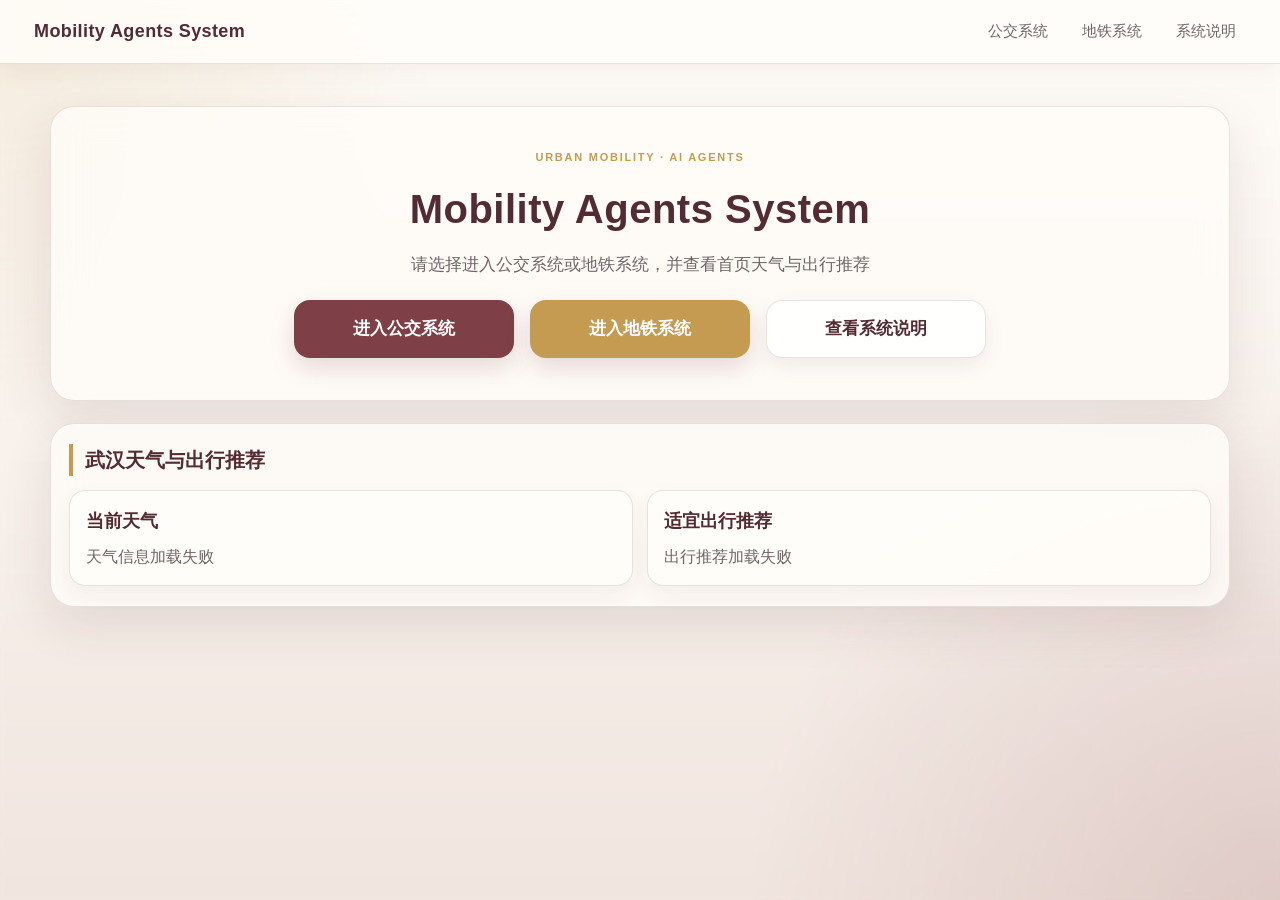
<file: index.html>
<!DOCTYPE html>
<html lang="zh">
<head>
  <meta charset="UTF-8" />
  <meta name="viewport" content="width=device-width, initial-scale=1.0" />
  <title>Mobility Agents System</title>
  <link rel="stylesheet" href="./styles/app.css" />
</head>
<body>
  <header class="top-bar">
    <div class="brand-title">Mobility Agents System</div>
    <div class="nav-group">
      <button onclick="goPage('./pages/bus_map.html')">公交系统</button>
      <button onclick="goPage('./pages/metro_map.html')">地铁系统</button>
      <button onclick="goPage('./pages/about.html')">系统说明</button>
    </div>
  </header>

  <main class="page-shell">
    <div class="page-container">
      <section class="glass-card hero-card">
        <h1 class="hero-title">Mobility Agents System</h1>
        <p class="hero-subtitle">请选择进入公交系统或地铁系统，并查看首页天气与出行推荐</p>

        <div class="nav-buttons">
          <button class="menu-btn" onclick="goPage('./pages/bus_map.html')">进入公交系统</button>
          <button class="menu-btn secondary" onclick="goPage('./pages/metro_map.html')">进入地铁系统</button>
          <button class="menu-btn ghost" onclick="goPage('./pages/about.html')">查看系统说明</button>
        </div>
      </section>

      <section id="weather-recommendation-container" class="glass-card section-card home-section">
        <h2 class="section-title">武汉天气与出行推荐</h2>

        <div class="info-grid">
          <div id="weather-card" class="sub-card info-block">
            <p>天气信息加载中...</p>
          </div>

          <div id="travel-card" class="sub-card info-block">
            <p>出行推荐加载中...</p>
          </div>
        </div>
      </section>
    </div>
  </main>

  <script src="./scripts/utils/constants.js"></script>
  <script src="./scripts/api/home_api.js"></script>
  <script src="./scripts/pages/index.js"></script>

  <script>
    function goPage(path) {
      window.location.href = path;
    }
  </script>
</body>
</html>
</file>
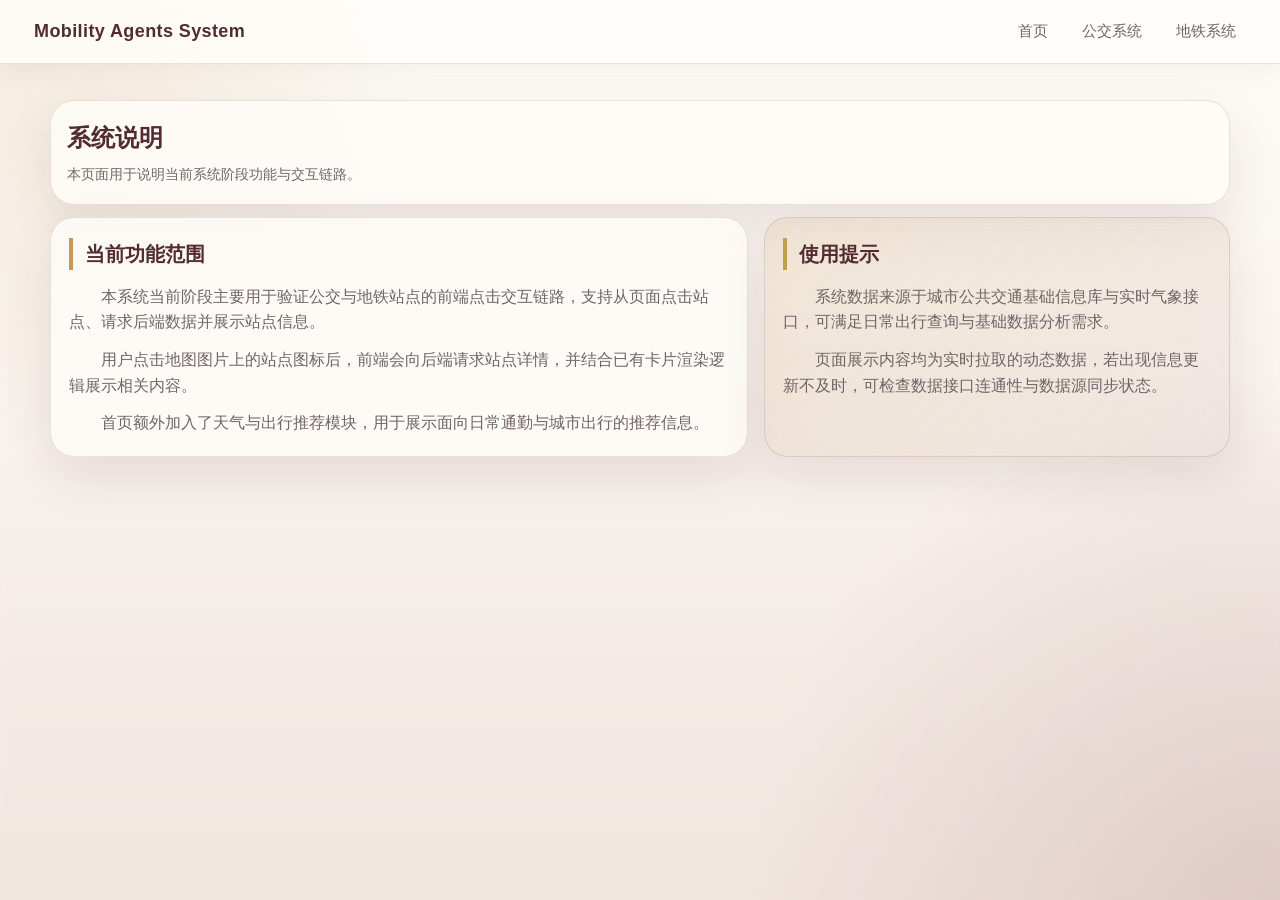
<file: pages/about.html>
<!DOCTYPE html>
<html lang="zh">
<head>
  <meta charset="UTF-8" />
  <meta name="viewport" content="width=device-width, initial-scale=1.0" />
  <title>系统说明</title>
  <link rel="stylesheet" href="../styles/app.css" />
</head>
<body>
  <header class="top-bar">
    <div class="brand-title">Mobility Agents System</div>
    <div class="nav-group">
      <button onclick="goHome()">首页</button>
      <button onclick="goPage('./bus_map.html')">公交系统</button>
      <button onclick="goPage('./metro_map.html')">地铁系统</button>
    </div>
  </header>

  <main class="page-shell">
    <div class="page-container">
      <div class="page-header">
        <button class="inline-back" onclick="goHome()">返回首页</button>

        <section class="glass-card page-title-card">
          <h1 class="page-title">系统说明</h1>
          <p class="page-desc">本页面用于说明当前系统阶段功能与交互链路。</p>
        </section>
      </div>

      <section class="about-layout">
        <div class="glass-card section-card about-card">
          <h2 class="section-title">当前功能范围</h2>
          <p>本系统当前阶段主要用于验证公交与地铁站点的前端点击交互链路，支持从页面点击站点、请求后端数据并展示站点信息。</p>
          <p>用户点击地图图片上的站点图标后，前端会向后端请求站点详情，并结合已有卡片渲染逻辑展示相关内容。</p>
          <p>首页额外加入了天气与出行推荐模块，用于展示面向日常通勤与城市出行的推荐信息。</p>
        </div>

        <div class="glass-card section-card about-card highlight-card">
          <h2 class="section-title">使用提示</h2>
          <p>系统数据来源于城市公共交通基础信息库与实时气象接口，可满足日常出行查询与基础数据分析需求。</p>
          <p>页面展示内容均为实时拉取的动态数据，若出现信息更新不及时，可检查数据接口连通性与数据源同步状态。</p>
        </div>
      </section>
    </div>
  </main>

  <button class="mobile-back" onclick="goHome()">⌂</button>

  <script>
    function goHome() {
      window.location.href = '../index.html';
    }

    function goPage(path) {
      window.location.href = path;
    }
  </script>
</body>
</html>
</file>
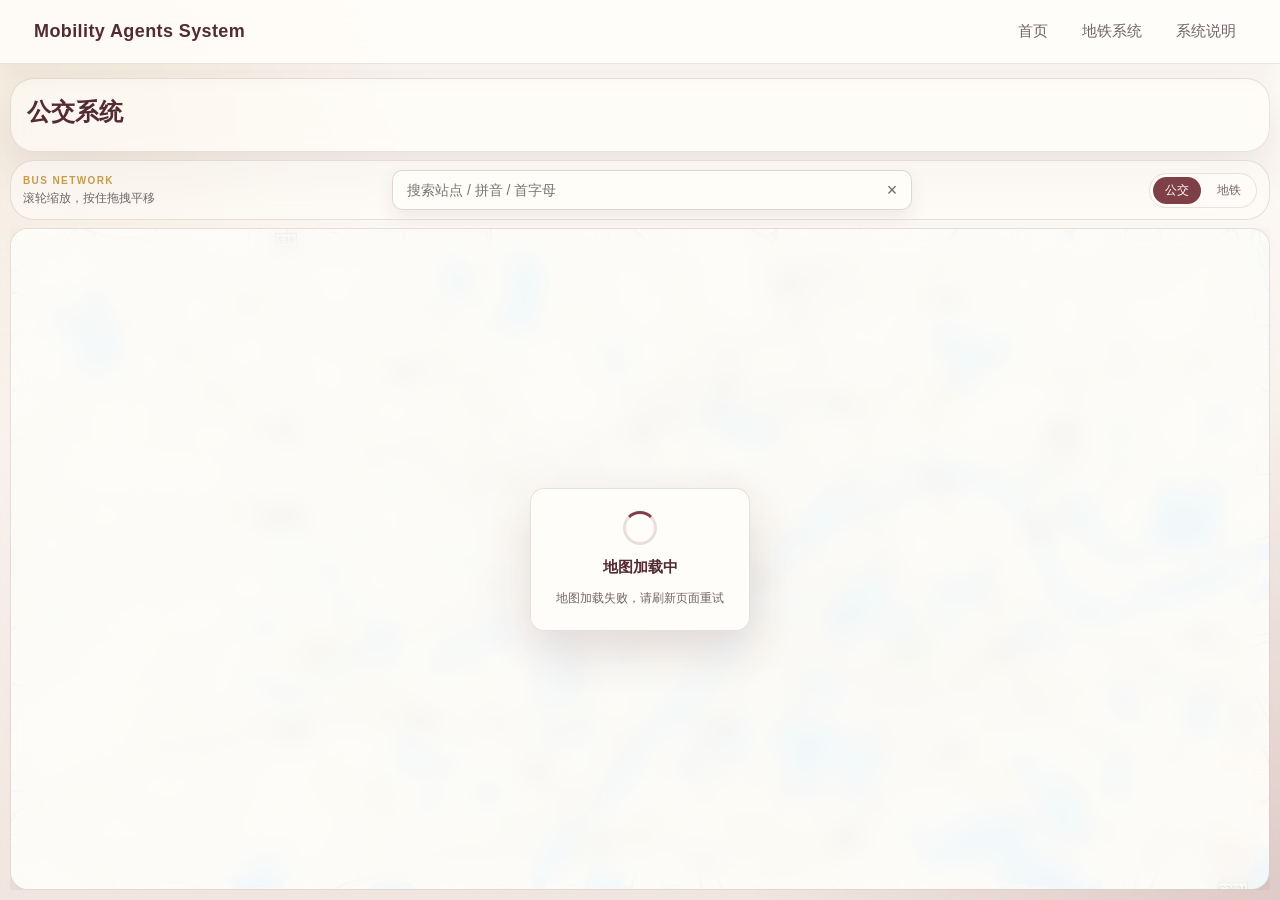
<file: pages/bus_map.html>
<!DOCTYPE html>
<html lang="zh">
<head>
  <meta charset="UTF-8" />
  <meta name="viewport" content="width=device-width, initial-scale=1.0" />
  <title>公交系统</title>
  <link rel="stylesheet" href="../styles/app.css" />
</head>
<body class="map-page">
  <header class="top-bar">
    <div class="brand-title">Mobility Agents System</div>
    <div class="nav-group">
      <button onclick="goHome()">首页</button>
      <button onclick="goPage('./metro_map.html')">地铁系统</button>
      <button onclick="goPage('./about.html')">系统说明</button>
    </div>
  </header>

  <main class="map-page-shell">
    <div class="page-container">
      <div class="page-header">
        <button class="inline-back" onclick="goHome()">返回首页</button>

        <section class="glass-card page-title-card">
          <h1 class="page-title">公交系统</h1>
        </section>
      </div>

      <section class="map-toolbar">
        <div>
          <div class="map-eyebrow">BUS NETWORK</div>
          <div class="map-tip"><span class="desktop-tip">滚轮缩放，按住拖拽平移</span><span class="mobile-tip">双指缩放，单指拖动地图</span></div>
        </div>
        <div class="station-search" role="combobox" aria-expanded="false" aria-owns="station-search-results">
          <label class="sr-only" for="station-search-input">搜索公交站点</label>
          <input id="station-search-input" type="search" autocomplete="off" placeholder="搜索站点 / 拼音 / 首字母" />
          <button id="station-search-clear" class="station-search-clear" type="button" aria-label="清空搜索">×</button>
          <div id="station-search-results" class="station-search-results" role="listbox" hidden></div>
          <div id="station-search-status" class="sr-only" aria-live="polite"></div>
        </div>
        <div class="map-switcher" aria-label="地图系统切换">
          <button class="active" type="button" aria-current="page">公交</button>
          <button type="button" onclick="goPage('./metro_map.html')">地铁</button>
        </div>
      </section>

      <section class="map-stage-section">
        <div id="map-viewport">
          <div id="map-container">
            <picture>
              <source media="(max-width: 767px)" srcset="../assets/images/bus_map_mobile.jpg" />
              <img
                id="map-image"
                src="../assets/images/bus_map.jpg"
                alt="公交地图"
                width="5000"
                height="3351"
                decoding="async"
              />
            </picture>
            <div id="station-layer"></div>
          </div>
          <div class="map-controls" aria-label="地图缩放控件">
            <button type="button" onclick="zoomMapBy(1.25)" aria-label="放大地图">+</button>
            <button type="button" onclick="zoomMapBy(0.8)" aria-label="缩小地图">−</button>
            <button class="map-reset" type="button" onclick="resetMapView()">复位</button>
          </div>
        </div>
      </section>
    </div>
  </main>

  <div id="station-card-panel" class="station-card-panel" style="display: none;">
    <button class="station-card-close" onclick="closeStationCard()">×</button>
    <div id="station-card-content"></div>
  </div>

  <div id="mobile-station-card-overlay" class="mobile-station-card-overlay" style="display: none;">
    <div class="mobile-station-card-inner">
      <button class="station-card-close" onclick="closeMobileStationCard()">×</button>
      <div id="mobile-station-card-content"></div>
    </div>
  </div>


  <script src="../scripts/utils/constants.js"></script>
  <script src="../scripts/api/data_api.js"></script>
  <script src="../scripts/api/agent_api.js"></script>

  <script src="../scripts/card/suggestion_renderer.js"></script>
  <script src="../scripts/card/chart_renderer.js"></script>
  <script src="../scripts/card/card_renderer.js"></script>
  <script src="../scripts/card/card_controller.js"></script>

  <script src="../scripts/map/geo_mapper.js"></script>
  <script src="../scripts/map/station_search.js"></script>
  <script src="../scripts/map/station_layer.js"></script>
  <script src="../scripts/map/interaction.js"></script>
  <script src="../scripts/map/map_init.js"></script>

  <script>
    document.addEventListener("DOMContentLoaded", () => {
      initMap(STATION_TYPES.BUS);
    });
  </script>
</body>
</html>
</file>
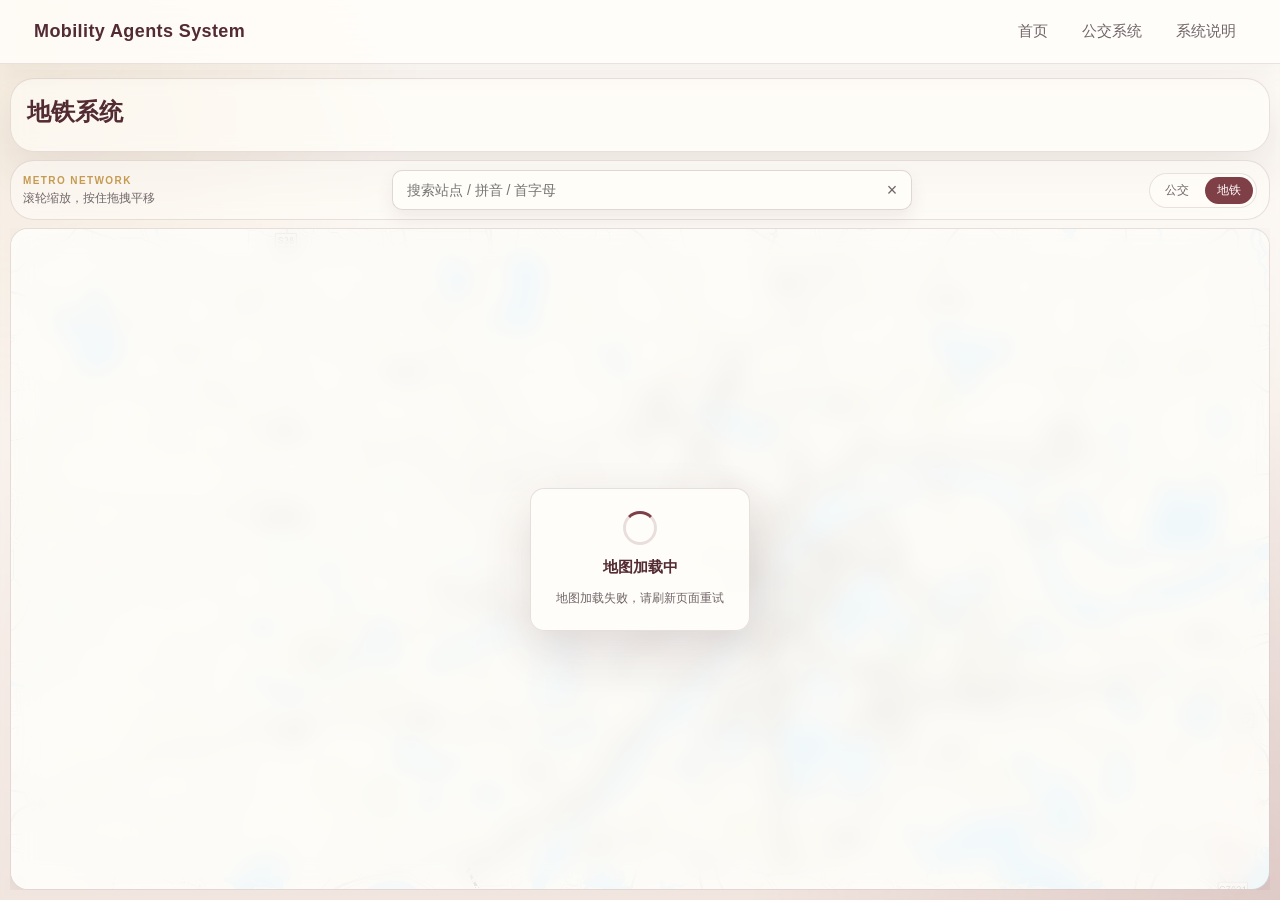
<file: pages/metro_map.html>
<!DOCTYPE html>
<html lang="zh">
<head>
  <meta charset="UTF-8" />
  <meta name="viewport" content="width=device-width, initial-scale=1.0" />
  <title>地铁系统</title>
  <link rel="stylesheet" href="../styles/app.css" />
</head>
<body class="map-page">
  <header class="top-bar">
    <div class="brand-title">Mobility Agents System</div>
    <div class="nav-group">
      <button onclick="goHome()">首页</button>
      <button onclick="goPage('./bus_map.html')">公交系统</button>
      <button onclick="goPage('./about.html')">系统说明</button>
    </div>
  </header>

  <main class="map-page-shell">
    <div class="page-container">
      <div class="page-header">
        <button class="inline-back" onclick="goHome()">返回首页</button>

        <section class="glass-card page-title-card">
          <h1 class="page-title">地铁系统</h1>
        </section>
      </div>

      <section class="map-toolbar">
        <div>
          <div class="map-eyebrow">METRO NETWORK</div>
          <div class="map-tip"><span class="desktop-tip">滚轮缩放，按住拖拽平移</span><span class="mobile-tip">双指缩放，单指拖动地图</span></div>
        </div>
        <div class="station-search" role="combobox" aria-expanded="false" aria-owns="station-search-results">
          <label class="sr-only" for="station-search-input">搜索地铁站点</label>
          <input id="station-search-input" type="search" autocomplete="off" placeholder="搜索站点 / 拼音 / 首字母" />
          <button id="station-search-clear" class="station-search-clear" type="button" aria-label="清空搜索">×</button>
          <div id="station-search-results" class="station-search-results" role="listbox" hidden></div>
          <div id="station-search-status" class="sr-only" aria-live="polite"></div>
        </div>
        <div class="map-switcher" aria-label="地图系统切换">
          <button type="button" onclick="goPage('./bus_map.html')">公交</button>
          <button class="active" type="button" aria-current="page">地铁</button>
        </div>
      </section>

      <section class="map-stage-section">
        <div id="map-viewport">
          <div id="map-container">
            <picture>
              <source media="(max-width: 767px)" srcset="../assets/images/metro_map_mobile.jpg" />
              <img
                id="map-image"
                src="../assets/images/metro_map.jpg"
                alt="地铁地图"
                width="5000"
                height="3351"
                decoding="async"
              />
            </picture>
            <div id="station-layer"></div>
          </div>
          <div class="map-controls" aria-label="地图缩放控件">
            <button type="button" onclick="zoomMapBy(1.25)" aria-label="放大地图">+</button>
            <button type="button" onclick="zoomMapBy(0.8)" aria-label="缩小地图">−</button>
            <button class="map-reset" type="button" onclick="resetMapView()">复位</button>
          </div>
        </div>
      </section>
    </div>
  </main>

  <div id="station-card-panel" class="station-card-panel" style="display: none;">
    <button class="station-card-close" onclick="closeStationCard()">×</button>
    <div id="station-card-content"></div>
  </div>

  <div id="mobile-station-card-overlay" class="mobile-station-card-overlay" style="display: none;">
    <div class="mobile-station-card-inner">
      <button class="station-card-close" onclick="closeMobileStationCard()">×</button>
      <div id="mobile-station-card-content"></div>
    </div>
  </div>


  <script src="../scripts/utils/constants.js"></script>
  <script src="../scripts/api/data_api.js"></script>
  <script src="../scripts/api/agent_api.js"></script>

  <script src="../scripts/card/suggestion_renderer.js"></script>
  <script src="../scripts/card/chart_renderer.js"></script>
  <script src="../scripts/card/card_renderer.js"></script>
  <script src="../scripts/card/card_controller.js"></script>

  <script src="../scripts/map/geo_mapper.js"></script>
  <script src="../scripts/map/station_search.js"></script>
  <script src="../scripts/map/station_layer.js"></script>
  <script src="../scripts/map/interaction.js"></script>
  <script src="../scripts/map/map_init.js"></script>

  <script>
    document.addEventListener("DOMContentLoaded", () => {
      initMap(STATION_TYPES.METRO);
    });
  </script>
</body>
</html>
</file>
<file: styles/app.css>
@import url("./base.css");
@import url("./home.css");
@import url("./map.css");
@import url("./overlay.css");
@import url("./about.css");
</file>
